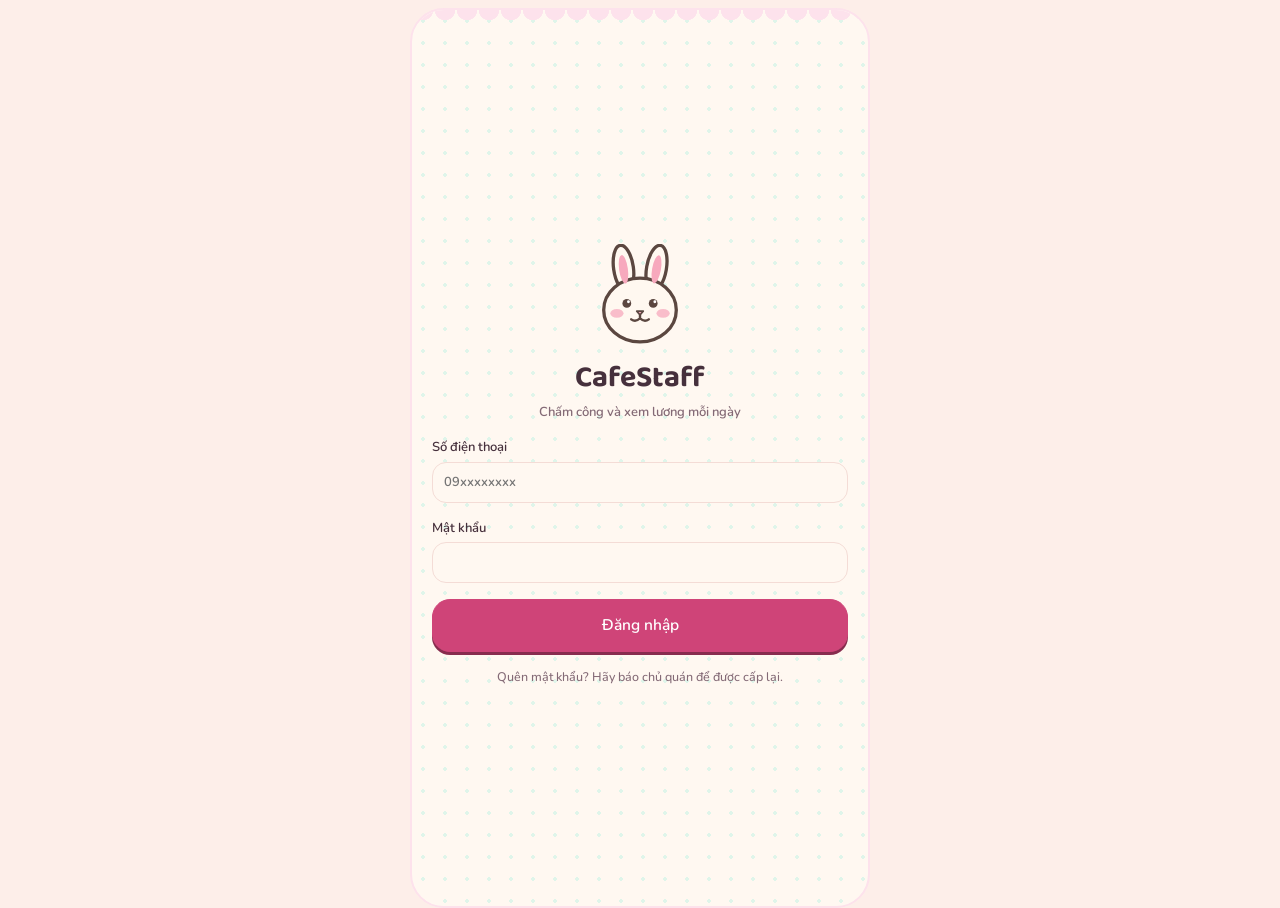
<file: index.html>
<!DOCTYPE html>
<html lang="vi">
  <head>
    <meta charset="UTF-8" />
    <meta name="viewport" content="width=device-width, initial-scale=1" />
    <meta name="theme-color" content="#cf4478" />
    <meta name="apple-mobile-web-app-capable" content="yes" />
    <meta name="apple-mobile-web-app-title" content="CafeStaff" />
    <link rel="apple-touch-icon" href="/icon-192.png" />
    <link rel="icon" type="image/png" href="/icon-192.png" />
    <link rel="preconnect" href="https://fonts.googleapis.com" />
    <link href="https://fonts.googleapis.com/css2?family=Nunito:wght@500;600;700;800&family=Baloo+2:wght@500;600;700;800&display=swap" rel="stylesheet" />
    <title>CafeStaff HRM</title>
    <script type="module" crossorigin src="/index-C-FO6PjM.js"></script>
    <link rel="stylesheet" crossorigin href="/index-BiDf2kBv.css">
  <link rel="manifest" href="/manifest.webmanifest"></head>
  <body>
    <div id="root"></div>
  </body>
</html>
</file>
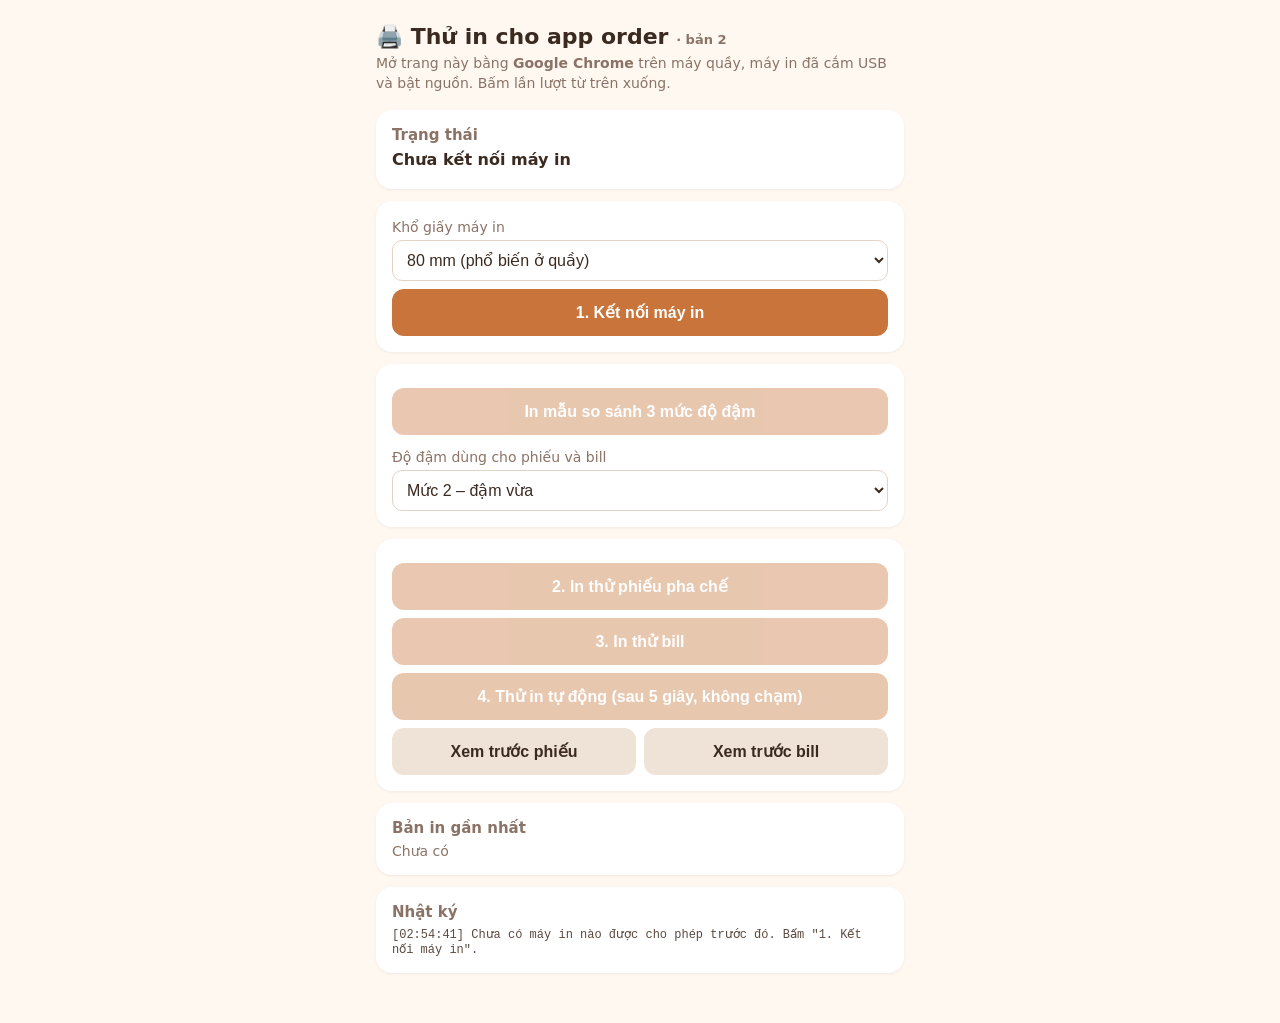
<file: thu-in.html>
<!DOCTYPE html>
<html lang="vi">
<head>
<meta charset="utf-8">
<meta name="viewport" content="width=device-width, initial-scale=1">
<title>Thử in – App order</title>
<style>
  :root { --bg:#fff8f0; --card:#fff; --ink:#3b2a20; --muted:#8a7366; --accent:#c8743a; --ok:#2f8f5b; --err:#c0392b; }
  * { box-sizing: border-box; }
  body { margin:0; font-family: system-ui, -apple-system, "Segoe UI", Roboto, sans-serif; background:var(--bg); color:var(--ink); }
  main { max-width:560px; margin:0 auto; padding:20px 16px 40px; }
  h1 { font-size:22px; margin:4px 0; }
  p.sub { margin:0 0 16px; color:var(--muted); font-size:14px; line-height:1.45; }
  .card { background:var(--card); border-radius:16px; padding:16px; margin-bottom:12px; box-shadow:0 1px 3px rgba(0,0,0,.06); }
  .card h2 { font-size:15px; margin:0 0 6px; color:var(--muted); font-weight:600; }
  .status { font-weight:700; font-size:16px; }
  .status.ok { color:var(--ok); } .status.err { color:var(--err); }
  #devinfo { font-size:13px; color:var(--muted); margin-top:4px; }
  button { display:block; width:100%; padding:14px; margin:8px 0 0; border:0; border-radius:12px; font-size:16px; font-weight:600; background:var(--accent); color:#fff; }
  button.secondary { background:#efe2d6; color:var(--ink); }
  button:disabled { opacity:.4; }
  label { font-size:14px; color:var(--muted); }
  select { width:100%; padding:10px; font-size:16px; border-radius:10px; border:1px solid #e3d3c5; margin-top:4px; background:#fff; color:var(--ink); }
  #log { font-family: ui-monospace, Menlo, Consolas, monospace; font-size:12px; white-space:pre-wrap; color:#5b4a40; max-height:260px; overflow:auto; margin:0; }
  #preview canvas { width:100%; border:1px dashed #d9c6b5; border-radius:8px; margin-top:8px; background:#fff; }
  .row2 { display:flex; gap:8px; } .row2 button { flex:1; }
</style>
</head>
<body>
<main>
  <h1>🖨️ Thử in cho app order <small style="font-size:13px;color:var(--muted)">· bản 2</small></h1>
  <p class="sub">Mở trang này bằng <b>Google Chrome</b> trên máy quầy, máy in đã cắm USB và bật nguồn. Bấm lần lượt từ trên xuống.</p>

  <div class="card">
    <h2>Trạng thái</h2>
    <div id="status" class="status">Đang kiểm tra…</div>
    <div id="devinfo"></div>
  </div>

  <div class="card">
    <label for="paper">Khổ giấy máy in</label>
    <select id="paper">
      <option value="576">80 mm (phổ biến ở quầy)</option>
      <option value="384">58 mm (máy in nhỏ)</option>
    </select>
    <button id="btnConnect">1. Kết nối máy in</button>
  </div>

  <div class="card">
    <button id="btnCompare" disabled>In mẫu so sánh 3 mức độ đậm</button>
    <div style="margin-top:12px"><label for="level">Độ đậm dùng cho phiếu và bill</label>
    <select id="level">
      <option value="0">Mức 1 – mảnh (như lần in đầu)</option>
      <option value="1" selected>Mức 2 – đậm vừa</option>
      <option value="2">Mức 3 – rất đậm</option>
    </select></div>
  </div>

  <div class="card">
    <button id="btnPhieu" disabled>2. In thử phiếu pha chế</button>
    <button id="btnBill" disabled>3. In thử bill</button>
    <button id="btnAuto" disabled>4. Thử in tự động (sau 5 giây, không chạm)</button>
    <div class="row2">
      <button id="prevPhieu" class="secondary">Xem trước phiếu</button>
      <button id="prevBill" class="secondary">Xem trước bill</button>
    </div>
  </div>

  <div class="card" id="preview"><h2>Bản in gần nhất</h2><div id="previewBox" style="color:var(--muted);font-size:14px">Chưa có</div></div>

  <div class="card">
    <h2>Nhật ký</h2>
    <pre id="log"></pre>
  </div>
</main>

<script>
const $ = s => document.querySelector(s);
let printer = null; // { device, ep, iface }

function log(msg) {
  const t = new Date().toLocaleTimeString('vi-VN', { hour12: false });
  $('#log').textContent = `[${t}] ${msg}\n` + $('#log').textContent;
}
function setStatus(text, cls) { const el = $('#status'); el.textContent = text; el.className = 'status ' + (cls || ''); }
function enablePrint(on) { ['#btnPhieu', '#btnBill', '#btnAuto', '#btnCompare'].forEach(id => $(id).disabled = !on); }
function hex(n) { return '0x' + n.toString(16).padStart(4, '0'); }
function vnd(n) { return n.toLocaleString('vi-VN'); }
function now() {
  const d = new Date(), p = n => String(n).padStart(2, '0');
  return `${p(d.getDate())}/${p(d.getMonth() + 1)}/${d.getFullYear()} ${p(d.getHours())}:${p(d.getMinutes())}`;
}

/* ---------- Kết nối USB ---------- */
async function openDevice(device) {
  await device.open();
  if (device.configuration === null) await device.selectConfiguration(1);
  let pick = null;
  for (const iface of device.configuration.interfaces) {
    for (const alt of iface.alternates) {
      const ep = alt.endpoints.find(e => e.direction === 'out' && e.type === 'bulk');
      if (!ep) continue;
      const cand = { iface: iface.interfaceNumber, alt: alt.alternateSetting, ep: ep.endpointNumber, cls: alt.interfaceClass };
      if (!pick || (cand.cls === 7 && pick.cls !== 7)) pick = cand; // ưu tiên lớp "máy in" (7)
    }
  }
  if (!pick) throw new Error('Không tìm thấy cổng gửi dữ liệu trên thiết bị này — có thể đây không phải máy in.');
  try { await device.claimInterface(pick.iface); }
  catch (e) { throw new Error('Không giữ được máy in. Có thể phần mềm bán hàng cũ đang dùng máy in — hãy tắt hẳn app đó rồi thử lại. (' + e.message + ')'); }
  if (pick.alt !== 0) await device.selectAlternateInterface(pick.iface, pick.alt);
  printer = { device, ep: pick.ep, iface: pick.iface };
  const name = [device.manufacturerName, device.productName].filter(Boolean).join(' ') || 'Máy in USB';
  const ids = `VID ${hex(device.vendorId)} · PID ${hex(device.productId)}`;
  setStatus('✅ Đã kết nối: ' + name, 'ok');
  $('#devinfo').textContent = ids + (pick.cls === 7 ? ' · nhận diện là máy in' : ` · lớp thiết bị ${pick.cls}`);
  log('Kết nối thành công: ' + name + ' (' + ids + ')');
  enablePrint(true);
}

async function send(bytes) {
  if (!printer) throw new Error('Chưa kết nối máy in.');
  const CHUNK = 4096;
  for (let i = 0; i < bytes.length; i += CHUNK) {
    const r = await printer.device.transferOut(printer.ep, bytes.subarray(i, i + CHUNK));
    if (r.status !== 'ok') throw new Error('Gửi dữ liệu lỗi: ' + r.status);
  }
}

/* ---------- Vẽ phiếu thành ảnh (để tiếng Việt luôn đúng dấu) ---------- */
function wrap(ctx, text, maxW) {
  const words = String(text).split(' '), lines = [];
  let cur = '';
  for (const w of words) {
    const t = cur ? cur + ' ' + w : w;
    if (!cur || ctx.measureText(t).width <= maxW) cur = t; else { lines.push(cur); cur = w; }
  }
  if (cur) lines.push(cur);
  return lines.length ? lines : [''];
}

/* Độ đậm: độ dày nét chữ, viền tô thêm quanh chữ, và ngưỡng đổi điểm xám thành chấm đen */
const LEVELS = [
  { normal: '400', bold: '700', stroke: 0,   thr: 150 }, // Mức 1: như bản đầu
  { normal: '600', bold: '800', stroke: 0.8, thr: 195 }, // Mức 2
  { normal: '700', bold: '900', stroke: 1.2, thr: 210 }, // Mức 3
];
function binarize(c, thr) {
  const ctx = c.getContext('2d'), im = ctx.getImageData(0, 0, c.width, c.height), d = im.data;
  for (let i = 0; i < d.length; i += 4) {
    const v = 0.299 * d[i] + 0.587 * d[i + 1] + 0.114 * d[i + 2] < thr ? 0 : 255;
    d[i] = d[i + 1] = d[i + 2] = v; d[i + 3] = 255;
  }
  ctx.putImageData(im, 0, 0);
}

function renderReceipt(blocks, levelIdx) {
  const L = LEVELS[levelIdx ?? parseInt($('#level').value, 10)];
  const W = parseInt($('#paper').value, 10);
  const s = W / 576, pad = Math.round(10 * s);
  const font = (size, bold) => `${bold ? L.bold : L.normal} ${Math.round(size * s)}px Roboto, "Noto Sans", Arial, sans-serif`;
  const c = document.createElement('canvas'), ctx = c.getContext('2d');
  const ops = [];
  let y = pad;
  for (const b of blocks) {
    if (b.type === 'gap') { y += Math.round((b.h || 12) * s); continue; }
    if (b.type === 'line') { ops.push({ type: 'line', y: y + Math.round(8 * s), dash: b.dash }); y += Math.round(18 * s); continue; }
    const size = b.size || 26, lh = Math.round(size * 1.35 * s), base = Math.round(lh * 0.76);
    const f = font(size, b.bold);
    ctx.font = f;
    const indent = Math.round((b.indent || 0) * s);
    if (b.type === 'row') {
      const rightW = ctx.measureText(b.right).width;
      const lines = wrap(ctx, b.left, W - 2 * pad - indent - rightW - Math.round(16 * s));
      lines.forEach((ln, i) => ops.push({ type: 'text', text: ln, x: pad + indent, y: y + lh * i + base, font: f, align: 'left' }));
      ops.push({ type: 'text', text: b.right, x: W - pad, y: y + base, font: f, align: 'right' });
      y += lh * lines.length;
      continue;
    }
    for (const ln of wrap(ctx, b.text, W - 2 * pad - indent)) {
      const x = b.align === 'center' ? W / 2 : b.align === 'right' ? W - pad : pad + indent;
      ops.push({ type: 'text', text: ln, x, y: y + base, font: f, align: b.align || 'left' });
      y += lh;
    }
  }
  y += pad;
  c.width = W; c.height = Math.ceil(y / 8) * 8;
  ctx.fillStyle = '#fff'; ctx.fillRect(0, 0, c.width, c.height);
  ctx.fillStyle = '#000'; ctx.strokeStyle = '#000';
  for (const o of ops) {
    if (o.type === 'line') {
      ctx.lineWidth = Math.max(2, Math.round(2 * s));
      ctx.setLineDash(o.dash ? [Math.round(8 * s), Math.round(6 * s)] : []);
      ctx.beginPath(); ctx.moveTo(pad, o.y); ctx.lineTo(W - pad, o.y); ctx.stroke();
    } else {
      ctx.font = o.font; ctx.textAlign = o.align; ctx.textBaseline = 'alphabetic';
      ctx.fillText(o.text, o.x, o.y);
      if (L.stroke > 0) {
        ctx.setLineDash([]); ctx.lineJoin = 'round';
        ctx.lineWidth = L.stroke * s; ctx.strokeText(o.text, o.x, o.y);
      }
    }
  }
  binarize(c, L.thr); // xem trước = đúng những chấm sẽ in ra
  return c;
}

/* Một dải giấy in 3 mức độ đậm nối nhau để so sánh */
function sampleBlocks(i) {
  return [
    { text: `MỨC ${i + 1}` + (i === 0 ? ' (như lần in đầu)' : ''), size: 30, bold: true, align: 'center' },
    { type: 'line' },
    { text: '2 × Trà sữa trân châu đường đen', size: 32, bold: true },
    { text: '+ Kem cheese', size: 28, indent: 40 },
    { text: '• 50% Đường · 70% Đá', size: 28, indent: 40 },
    { type: 'row', left: '1 × Trà đào cam sả', right: '35.000', size: 28 },
    { text: 'Thử dấu: ăằắẳẵặ âầấẩẫậ đ êềếểễệ ôồốổỗộ ơờớởỡợ ưừứửữự', size: 22 },
    { type: 'gap', h: 30 },
  ];
}
function compareCanvas() {
  const parts = [0, 1, 2].map(i => renderReceipt(sampleBlocks(i), i));
  const W = parts[0].width, H = parts.reduce((a, p) => a + p.height, 0);
  const c = document.createElement('canvas');
  c.width = W; c.height = Math.ceil(H / 8) * 8;
  const ctx = c.getContext('2d');
  ctx.fillStyle = '#fff'; ctx.fillRect(0, 0, W, c.height);
  let y = 0;
  for (const p of parts) { ctx.drawImage(p, 0, y); y += p.height; }
  return c;
}

/* Ảnh -> lệnh ESC/POS (in ảnh raster GS v 0), rồi đẩy giấy và cắt */
function canvasToEscPos(c) {
  const W = c.width, H = c.height, bpr = W / 8;
  const px = c.getContext('2d').getImageData(0, 0, W, H).data;
  const out = [0x1B, 0x40]; // ESC @ : khởi tạo máy in
  const BAND = 128;         // in từng dải 128 dòng cho máy in bộ nhớ nhỏ
  for (let y0 = 0; y0 < H; y0 += BAND) {
    const h = Math.min(BAND, H - y0);
    out.push(0x1D, 0x76, 0x30, 0x00, bpr & 0xFF, (bpr >> 8) & 0xFF, h & 0xFF, (h >> 8) & 0xFF);
    for (let y = y0; y < y0 + h; y++) {
      for (let bx = 0; bx < bpr; bx++) {
        let byte = 0;
        for (let bit = 0; bit < 8; bit++) {
          const i = (y * W + bx * 8 + bit) * 4;
          if (px[i] < 128) byte |= 0x80 >> bit; // ảnh đã được đổi sang đen/trắng lúc vẽ
        }
        out.push(byte);
      }
    }
  }
  out.push(0x1B, 0x64, 0x02);       // đẩy giấy 2 dòng
  out.push(0x1D, 0x56, 0x42, 0x00); // cắt giấy (máy không có dao cắt sẽ bỏ qua)
  return new Uint8Array(out);
}

/* ---------- Nội dung mẫu ---------- */
const ORDER = [
  { qty: 2, name: 'Nâu đá', price: 25000, opts: ['50% Đá'] },
  { qty: 1, name: 'Trà đào cam sả', price: 35000, opts: ['70% Đường'] },
  { qty: 1, name: 'Trà sữa trân châu đường đen', price: 35000, opts: ['50% Đường'], toppings: [{ name: 'Kem cheese', price: 10000 }] },
];

function phieuBlocks() {
  const b = [
    { text: 'PHIẾU PHA CHẾ', size: 40, bold: true, align: 'center' },
    { text: 'Đơn #023 · Bàn 5', size: 36, bold: true, align: 'center' },
    { text: now() + ' · Thu ngân', size: 24, align: 'center' },
    { type: 'line' },
  ];
  for (const it of ORDER) {
    b.push({ text: `${it.qty} × ${it.name}`, size: 32, bold: true });
    for (const t of it.toppings || []) b.push({ text: '+ ' + t.name, size: 28, indent: 40 });
    for (const o of it.opts || []) b.push({ text: '• ' + o, size: 28, indent: 40 });
    b.push({ type: 'gap', h: 6 });
  }
  b.push({ type: 'line', dash: true });
  b.push({ text: 'Ghi chú: Mang về', size: 28, bold: true });
  b.push({ type: 'gap', h: 10 });
  b.push({ text: 'Thử dấu: ăằắẳẵặ âầấẩẫậ đ êềếểễệ ôồốổỗộ ơờớởỡợ ưừứửữự', size: 22 });
  return b;
}

function billBlocks() {
  const b = [
    { text: 'AN COFFEE & TEA', size: 42, bold: true, align: 'center' },
    { text: 'Cơ sở Hải An – Hải Phòng', size: 24, align: 'center' },
    { type: 'line' },
    { text: 'HOÁ ĐƠN THANH TOÁN', size: 32, bold: true, align: 'center' },
    { text: 'Đơn #023 · Bàn 5 · ' + now(), size: 24, align: 'center' },
    { type: 'line', dash: true },
  ];
  let total = 0;
  for (const it of ORDER) {
    const line = it.qty * it.price; total += line;
    b.push({ type: 'row', left: `${it.qty} × ${it.name}`, right: vnd(line), size: 28 });
    for (const t of it.toppings || []) { total += t.price * it.qty; b.push({ type: 'row', left: '+ ' + t.name, right: vnd(t.price * it.qty), size: 24, indent: 36 }); }
  }
  b.push({ type: 'line' });
  b.push({ type: 'row', left: 'TỔNG CỘNG', right: vnd(total) + 'đ', size: 34, bold: true });
  b.push({ type: 'gap', h: 18 });
  b.push({ text: 'Cảm ơn quý khách – hẹn gặp lại!', size: 26, align: 'center' });
  return b;
}

/* ---------- Thao tác ---------- */
function showPreview(canvas) { const box = $('#previewBox'); box.innerHTML = ''; box.appendChild(canvas); }

async function doPrint(kind) {
  const canvas = kind === 'compare' ? compareCanvas() : renderReceipt(kind === 'bill' ? billBlocks() : phieuBlocks());
  showPreview(canvas);
  const bytes = canvasToEscPos(canvas);
  const t0 = performance.now();
  try {
    await send(bytes);
    log(`Đã gửi ${kind === 'bill' ? 'bill' : kind === 'compare' ? 'mẫu so sánh độ đậm' : 'phiếu pha chế'} (${(bytes.length / 1024).toFixed(1)} KB, ${Math.round(performance.now() - t0)} ms).`);
  } catch (e) { log('Lỗi khi in: ' + e.message); setStatus('Lỗi khi in — xem nhật ký', 'err'); }
}

function init() {
  $('#prevPhieu').onclick = () => showPreview(renderReceipt(phieuBlocks()));
  $('#prevBill').onclick = () => showPreview(renderReceipt(billBlocks()));

  if (!window.isSecureContext) { setStatus('Trang phải mở qua https:// (ví dụ GitHub Pages).', 'err'); $('#btnConnect').disabled = true; return; }
  if (!('usb' in navigator)) { setStatus('Trình duyệt này không hỗ trợ kết nối USB. Hãy mở bằng Google Chrome (bản mới).', 'err'); $('#btnConnect').disabled = true; return; }
  setStatus('Chưa kết nối máy in');

  $('#btnConnect').onclick = async () => {
    try { await openDevice(await navigator.usb.requestDevice({ filters: [] })); }
    catch (e) {
      if (e.name === 'NotFoundError') log('Chưa chọn thiết bị nào.');
      else { setStatus('Lỗi kết nối — xem nhật ký', 'err'); log('Lỗi: ' + e.message); }
    }
  };
  $('#btnCompare').onclick = () => doPrint('compare');
  $('#btnPhieu').onclick = () => doPrint('phieu');
  $('#btnBill').onclick = () => doPrint('bill');
  $('#btnAuto').onclick = () => {
    let n = 5;
    $('#btnAuto').disabled = true;
    const tick = setInterval(() => {
      n--;
      $('#btnAuto').textContent = n > 0 ? `Sẽ tự in sau ${n} giây…` : '4. Thử in tự động (sau 5 giây, không chạm)';
      if (n <= 0) { clearInterval(tick); $('#btnAuto').disabled = !printer; log('Thử in tự động (giống khi có đơn mới từ điện thoại)…'); doPrint('phieu'); }
    }, 1000);
  };

  navigator.usb.addEventListener('connect', e => {
    log('Máy in vừa được cắm vào.');
    if (!printer) openDevice(e.device).catch(err => log('Lỗi: ' + err.message));
  });
  navigator.usb.addEventListener('disconnect', e => {
    if (printer && e.device === printer.device) { printer = null; enablePrint(false); setStatus('Máy in đã bị rút hoặc tắt.', 'err'); log('Mất kết nối máy in.'); }
  });

  navigator.usb.getDevices().then(async devices => {
    if (!devices.length) { log('Chưa có máy in nào được cho phép trước đó. Bấm "1. Kết nối máy in".'); return; }
    log('Thấy máy in đã cho phép trước đó, đang tự kết nối lại…');
    try { await openDevice(devices[0]); log('→ Tự kết nối lại được khi mở trang: app order sẽ in mà không cần bấm gì.'); }
    catch (e) { log('Tự kết nối lại thất bại: ' + e.message); }
  });
}
init();
</script>
</body>
</html>
</file>
<file: index-BiDf2kBv.css>
*,:before,:after{--tw-border-spacing-x:0;--tw-border-spacing-y:0;--tw-translate-x:0;--tw-translate-y:0;--tw-rotate:0;--tw-skew-x:0;--tw-skew-y:0;--tw-scale-x:1;--tw-scale-y:1;--tw-pan-x: ;--tw-pan-y: ;--tw-pinch-zoom: ;--tw-scroll-snap-strictness:proximity;--tw-gradient-from-position: ;--tw-gradient-via-position: ;--tw-gradient-to-position: ;--tw-ordinal: ;--tw-slashed-zero: ;--tw-numeric-figure: ;--tw-numeric-spacing: ;--tw-numeric-fraction: ;--tw-ring-inset: ;--tw-ring-offset-width:0px;--tw-ring-offset-color:#fff;--tw-ring-color:rgb(59 130 246 / .5);--tw-ring-offset-shadow:0 0 #0000;--tw-ring-shadow:0 0 #0000;--tw-shadow:0 0 #0000;--tw-shadow-colored:0 0 #0000;--tw-blur: ;--tw-brightness: ;--tw-contrast: ;--tw-grayscale: ;--tw-hue-rotate: ;--tw-invert: ;--tw-saturate: ;--tw-sepia: ;--tw-drop-shadow: ;--tw-backdrop-blur: ;--tw-backdrop-brightness: ;--tw-backdrop-contrast: ;--tw-backdrop-grayscale: ;--tw-backdrop-hue-rotate: ;--tw-backdrop-invert: ;--tw-backdrop-opacity: ;--tw-backdrop-saturate: ;--tw-backdrop-sepia: ;--tw-contain-size: ;--tw-contain-layout: ;--tw-contain-paint: ;--tw-contain-style: }::backdrop{--tw-border-spacing-x:0;--tw-border-spacing-y:0;--tw-translate-x:0;--tw-translate-y:0;--tw-rotate:0;--tw-skew-x:0;--tw-skew-y:0;--tw-scale-x:1;--tw-scale-y:1;--tw-pan-x: ;--tw-pan-y: ;--tw-pinch-zoom: ;--tw-scroll-snap-strictness:proximity;--tw-gradient-from-position: ;--tw-gradient-via-position: ;--tw-gradient-to-position: ;--tw-ordinal: ;--tw-slashed-zero: ;--tw-numeric-figure: ;--tw-numeric-spacing: ;--tw-numeric-fraction: ;--tw-ring-inset: ;--tw-ring-offset-width:0px;--tw-ring-offset-color:#fff;--tw-ring-color:rgb(59 130 246 / .5);--tw-ring-offset-shadow:0 0 #0000;--tw-ring-shadow:0 0 #0000;--tw-shadow:0 0 #0000;--tw-shadow-colored:0 0 #0000;--tw-blur: ;--tw-brightness: ;--tw-contrast: ;--tw-grayscale: ;--tw-hue-rotate: ;--tw-invert: ;--tw-saturate: ;--tw-sepia: ;--tw-drop-shadow: ;--tw-backdrop-blur: ;--tw-backdrop-brightness: ;--tw-backdrop-contrast: ;--tw-backdrop-grayscale: ;--tw-backdrop-hue-rotate: ;--tw-backdrop-invert: ;--tw-backdrop-opacity: ;--tw-backdrop-saturate: ;--tw-backdrop-sepia: ;--tw-contain-size: ;--tw-contain-layout: ;--tw-contain-paint: ;--tw-contain-style: }.visible{visibility:visible}.block{display:block}.flex{display:flex}.table{display:table}.grid{display:grid}.contents{display:contents}.hidden{display:none}.shrink{flex-shrink:1}.transform{transform:translate(var(--tw-translate-x),var(--tw-translate-y)) rotate(var(--tw-rotate)) skew(var(--tw-skew-x)) skewY(var(--tw-skew-y)) scaleX(var(--tw-scale-x)) scaleY(var(--tw-scale-y))}.filter{filter:var(--tw-blur) var(--tw-brightness) var(--tw-contrast) var(--tw-grayscale) var(--tw-hue-rotate) var(--tw-invert) var(--tw-saturate) var(--tw-sepia) var(--tw-drop-shadow)}:root{--bg:#fdeee9;--surface:#ffffff;--sunk:#fff8f1;--ink:#46303c;--muted:#846a76;--line:#f4dcd6;--accent:#cf4478;--accent-ink:#ffffff;--accent-soft:#fde2ec;--ok:#23763a;--ok-soft:#dff2e3;--warn:#a85408;--warn-soft:#fdebc9;--bad:#b3261e;--bad-soft:#fbe1de;--display:"Baloo 2","Nunito",system-ui,sans-serif;--body:"Nunito","Be Vietnam Pro",system-ui,-apple-system,"Segoe UI",sans-serif;--r:24px;--petal:#8ed8b9;--petal-soft:#dff5ea;--t1:#dcf2e6;--t2:#fde6ec;--t3:#fff0c9;--t4:#e0edfb}@media (prefers-color-scheme: dark){:root:not([data-theme=light]){color-scheme:dark;--bg:#1c1418;--surface:#2b1f26;--sunk:#231a20;--ink:#fbeaf1;--muted:#c7a9b6;--line:#47343e;--accent:#ff8fb5;--accent-ink:#3d0d21;--accent-soft:#4b2435;--ok:#7fcf92;--ok-soft:#163021;--warn:#f0b35e;--warn-soft:#3a2a11;--bad:#f39088;--bad-soft:#3d1b18;--petal:#6dbf9e;--petal-soft:#1f3a30;--t1:#17352a;--t2:#3a2229;--t3:#3a3013;--t4:#1b2b3f}}:root[data-theme=dark]{color-scheme:dark;--bg:#1c1418;--surface:#2b1f26;--sunk:#231a20;--ink:#fbeaf1;--muted:#c7a9b6;--line:#47343e;--accent:#ff8fb5;--accent-ink:#3d0d21;--accent-soft:#4b2435;--ok:#7fcf92;--ok-soft:#163021;--warn:#f0b35e;--warn-soft:#3a2a11;--bad:#f39088;--bad-soft:#3d1b18;--petal:#6dbf9e;--petal-soft:#1f3a30;--t1:#17352a;--t2:#3a2229;--t3:#3a3013;--t4:#1b2b3f}*{box-sizing:border-box}html,body{margin:0}body{background:var(--bg);color:var(--ink);font-family:var(--body);font-size:15.5px;font-weight:500;line-height:1.45;-webkit-font-smoothing:antialiased}button,input,select,textarea{font:inherit;color:inherit}button{cursor:pointer}:focus-visible{outline:3px solid var(--accent);outline-offset:2px}h1,h2,h3,p{margin:0}h1,h2,h3{text-wrap:balance}.num{font-family:var(--display);font-variant-numeric:tabular-nums}.seg{display:flex;background:var(--surface);border:1px solid var(--line);border-radius:12px;padding:3px;gap:2px;flex:1;min-width:0}.seg button{flex:1;border:0;background:transparent;border-radius:9px;padding:7px 6px;font-size:13px;font-weight:600;color:var(--muted);white-space:nowrap}.seg button[aria-pressed=true]{background:var(--accent);color:var(--accent-ink)}.chipbtn{border:1px solid var(--line);background:var(--surface);border-radius:999px;padding:6px 11px;font-size:12.5px;font-weight:600}.chipbtn.on{border-color:var(--bad);color:var(--bad);background:var(--bad-soft)}.app{max-width:460px;margin:8px auto 24px;background:var(--sunk);border:1px solid var(--line);border-radius:28px;min-height:720px;display:flex;flex-direction:column;overflow:clip}@media (max-width:480px){.app{border-radius:0;border-left:0;border-right:0;margin-bottom:0}}.view{flex:1;padding:18px 16px 20px;display:flex;flex-direction:column;gap:14px}.nav{position:sticky;bottom:0;display:grid;grid-template-columns:repeat(5,1fr);background:var(--surface);border-top:1px solid var(--line);padding:6px 4px 8px}.nav button{border:0;background:transparent;display:flex;flex-direction:column;align-items:center;gap:2px;padding:6px 2px;font-size:11px;font-weight:600;color:var(--muted);border-radius:10px;position:relative}.nav button[aria-current=page]{color:var(--accent)}.nav svg,.ic{width:22px;height:22px;fill:none;stroke:currentColor;stroke-width:1.8;stroke-linecap:round;stroke-linejoin:round;flex:none}.badge{position:absolute;top:2px;right:calc(50% - 20px);background:var(--bad);color:#fff;border-radius:999px;font-size:10px;min-width:16px;height:16px;line-height:16px;padding:0 4px}.top{display:flex;justify-content:space-between;align-items:flex-start;gap:12px}.top h1{font-family:var(--display);font-size:21px;font-weight:600;line-height:1.2}.sub{color:var(--muted);font-size:13px}.clock{font-size:26px;font-weight:600;line-height:1}.card{background:var(--surface);border:1px solid var(--line);border-radius:var(--r);padding:14px}.card h2,.sec{font-size:13px;font-weight:700;letter-spacing:.02em;color:var(--muted);text-transform:uppercase}.stack{display:flex;flex-direction:column;gap:10px}.between{display:flex;justify-content:space-between;align-items:center;gap:10px}.wrap{display:flex;flex-wrap:wrap;gap:6px;align-items:center}.pill{display:inline-flex;align-items:center;gap:5px;border-radius:999px;padding:3px 9px;font-size:12px;font-weight:600;background:var(--sunk);color:var(--muted);border:1px solid var(--line);white-space:nowrap}.pill.ok{background:var(--ok-soft);color:var(--ok);border-color:transparent}.pill.warn{background:var(--warn-soft);color:var(--warn);border-color:transparent}.pill.bad{background:var(--bad-soft);color:var(--bad);border-color:transparent}.pill.acc{background:var(--accent-soft);color:var(--accent);border-color:transparent}.pill.ok:before,.pill.warn:before,.pill.bad:before{content:"";width:6px;height:6px;border-radius:50%;background:currentColor}.today{background:var(--accent);color:var(--accent-ink);border:0;border-radius:28px;padding:16px;display:flex;flex-direction:column;gap:14px}.today .lbl{opacity:.8;font-size:12.5px;font-weight:600;text-transform:uppercase;letter-spacing:.03em}.today .shift{font-family:var(--display);font-size:22px;font-weight:600}.today .state{background:color-mix(in srgb,var(--accent-ink) 16%,transparent);border-radius:999px;padding:4px 10px;font-size:12.5px;font-weight:600}.punch{width:100%;border:0;border-radius:26px;padding:20px 12px;background:var(--accent-ink);color:var(--accent);font-family:var(--display);font-size:22px;font-weight:700;letter-spacing:.04em;display:flex;flex-direction:column;align-items:center;gap:2px;box-shadow:0 6px 0 var(--petal)}.punch:active{transform:translateY(3px);box-shadow:0 3px 0 var(--petal)}.punch small{font-family:var(--body);font-size:12.5px;font-weight:500;letter-spacing:0;opacity:.85}.punch.out{background:var(--warn-soft);color:var(--warn)}.punch[disabled]{opacity:.55;cursor:default;box-shadow:none}.today .foot{display:flex;justify-content:space-between;font-size:13px;gap:8px;flex-wrap:wrap}.tiles{display:grid;grid-template-columns:1fr 1fr;gap:10px}.tile{background:var(--surface);border:1px solid var(--line);border-radius:var(--r);padding:12px;display:flex;flex-direction:column;gap:2px}.tile b{font-family:var(--display);font-variant-numeric:tabular-nums;font-size:20px;font-weight:600}.tile span{font-size:12.5px;color:var(--muted)}.tile.alert b{color:var(--warn)}.list{display:flex;flex-direction:column}.item{display:flex;justify-content:space-between;align-items:center;gap:10px;padding:11px 0;border-top:1px solid var(--line)}.item:first-child{border-top:0;padding-top:2px}.item:last-child{padding-bottom:2px}.item .t{font-weight:600}.item .d{font-size:12.5px;color:var(--muted)}.item>div:first-child{min-width:0}.datebox{width:46px;flex:none;text-align:center;background:var(--sunk);border:1px solid var(--line);border-radius:12px;padding:5px 0;line-height:1.15}.datebox b{display:block;font-family:var(--display);font-size:17px}.datebox span{font-size:10.5px;color:var(--muted);font-weight:600}.lead{display:flex;gap:11px;align-items:center;min-width:0}.days{display:grid;grid-template-columns:repeat(7,1fr);gap:5px}.days button{border:1px solid var(--line);background:var(--surface);border-radius:12px;padding:7px 0;display:flex;flex-direction:column;align-items:center;gap:1px;font-size:11px;color:var(--muted);font-weight:600;position:relative}.days button b{font-family:var(--display);font-size:16px;color:var(--ink)}.days button[aria-pressed=true]{background:var(--accent);border-color:var(--accent);color:var(--accent-ink)}.days button[aria-pressed=true] b{color:var(--accent-ink)}.days i{width:5px;height:5px;border-radius:50%;background:var(--accent)}.days button[aria-pressed=true] i{background:var(--accent-ink)}.days i.none{background:transparent}.btn{border:1px solid var(--line);background:var(--surface);border-radius:11px;padding:8px 12px;font-weight:600;font-size:13.5px}.btn.pri{background:var(--accent);border-color:var(--accent);color:var(--accent-ink)}.btn.no{color:var(--bad)}.btn.block{width:100%;padding:12px}.btn.sm{padding:5px 9px;font-size:12.5px}.btn[disabled]{opacity:.5;cursor:default}.empty{color:var(--muted);font-size:13.5px;padding:6px 0}.note{font-size:12.5px;color:var(--muted)}.banner{border-radius:12px;padding:10px 12px;font-size:13.5px;background:var(--warn-soft);color:var(--warn);font-weight:500}.banner.bad{background:var(--bad-soft);color:var(--bad)}.banner.ok{background:var(--ok-soft);color:var(--ok)}.kv{display:flex;justify-content:space-between;gap:12px;padding:8px 0;border-top:1px solid var(--line);font-size:14px}.kv:first-of-type{border-top:0}.kv b{font-variant-numeric:tabular-nums;font-weight:600;text-align:right}.total{display:flex;justify-content:space-between;align-items:baseline;border-top:2px solid var(--ink);padding-top:10px;margin-top:4px}.total b{font-family:var(--display);font-size:24px;font-variant-numeric:tabular-nums}.tw{overflow-x:auto}table{border-collapse:collapse;width:100%;font-size:13px;font-variant-numeric:tabular-nums}th,td{padding:8px;text-align:right;border-top:1px solid var(--line);white-space:nowrap}th{font-size:11.5px;text-transform:uppercase;color:var(--muted);border-top:0}th:first-child,td:first-child{text-align:left;padding-left:0}tfoot td{font-weight:700;border-top:2px solid var(--ink)}.avatar{width:38px;height:38px;border-radius:50%;background:var(--accent-soft);color:var(--accent);display:grid;place-items:center;font-family:var(--display);font-weight:600;flex:none}.avatar.lg{width:56px;height:56px;font-size:20px}.scrim{position:fixed;top:0;right:0;bottom:0;left:0;background:#080e0c8c;display:flex;align-items:flex-end;justify-content:center;z-index:20}.sheet{background:var(--surface);width:100%;max-width:460px;border-radius:22px 22px 0 0;padding:18px 16px 22px;display:flex;flex-direction:column;gap:12px;max-height:88vh;overflow:auto}.sheet h3{font-family:var(--display);font-size:18px;font-weight:600}label{display:flex;flex-direction:column;gap:5px;font-size:13px;font-weight:600}input,select,textarea{background:var(--sunk);border:1px solid var(--line);border-radius:11px;padding:10px 11px;width:100%}textarea{min-height:72px;resize:vertical}.two{display:grid;grid-template-columns:1fr 1fr;gap:10px}.toast{position:fixed;left:50%;bottom:86px;transform:translate(-50%);background:var(--ink);color:var(--bg);padding:11px 16px;border-radius:14px;font-size:14px;font-weight:500;z-index:30;max-width:min(420px,calc(100vw - 32px));text-align:center;box-shadow:0 8px 24px #00000040}.switch{width:46px;height:28px;border-radius:999px;border:1px solid var(--line);background:var(--sunk);position:relative;flex:none;padding:0}.switch:after{content:"";position:absolute;top:3px;left:3px;width:20px;height:20px;border-radius:50%;background:var(--muted);transition:transform .15s}.switch[aria-checked=true]{background:var(--accent);border-color:var(--accent)}.switch[aria-checked=true]:after{transform:translate(18px);background:var(--accent-ink)}.days.big button{padding:11px 0;font-size:12.5px}.days.big button b{font-size:20px}.slot{background:var(--surface);border:1px solid var(--line);border-radius:var(--r);padding:14px;display:flex;flex-direction:column;gap:10px;cursor:pointer}.slot .sn{font-size:15.5px;font-weight:600}.slot .st{font-family:var(--display);font-variant-numeric:tabular-nums;font-size:20px;font-weight:600}.slot .plus{flex:none;border-radius:12px;background:var(--accent);color:var(--accent-ink);font-weight:700;font-size:14.5px;padding:11px 14px;white-space:nowrap}.slot .pill{font-size:14px;padding:5px 11px}.pick{display:flex;align-items:center;gap:12px;padding:11px 12px;border:2px solid var(--line);border-radius:14px;background:var(--surface);text-align:left;font-size:16.5px;min-height:62px;width:100%}.pick .pn{flex:1;display:flex;flex-direction:column;min-width:0}.pick small{font-size:13px;color:var(--muted);font-weight:400}.pick .tick{font-size:13.5px;font-weight:700;color:var(--muted);white-space:nowrap}.pick.on{border-color:var(--accent);background:var(--accent-soft)}.pick.on .tick{color:var(--accent)}.pick[disabled]{opacity:.5;cursor:default}.btn.big{padding:14px;font-size:15.5px}.app{background-color:var(--sunk);background-image:radial-gradient(var(--petal-soft) 1.6px,transparent 1.8px);background-size:22px 22px;border:2px solid var(--line);border-radius:34px}.top h1{font-size:25px;font-weight:700}.card,.tile,.slot{border-width:1.5px;box-shadow:0 4px 0 var(--line)}.card h2,.sec{text-transform:none;letter-spacing:0;font-family:var(--display);font-size:17px;font-weight:700;color:var(--ink);display:flex;align-items:center;gap:6px}.card h2:before,.sec:before{content:"✿";color:var(--accent);font-size:16px}.tiles .tile:nth-child(4n+1){background:var(--t1)}.tiles .tile:nth-child(4n+2){background:var(--t2)}.tiles .tile:nth-child(4n+3){background:var(--t3)}.tiles .tile:nth-child(4n+4){background:var(--t4)}.tile{border-color:transparent;box-shadow:none;padding:13px 14px}.tile b{font-size:22px;font-weight:700}.tile span{color:var(--ink);opacity:.72}.btn{border-radius:999px;border-width:1.5px;padding:8px 14px;white-space:nowrap;box-shadow:0 3px 0 var(--line);transition:transform .08s}.btn.pri{box-shadow:0 3px color-mix(in srgb,var(--accent) 65%,#000)}.btn:active,.pick:active,.days button:active,.nav button:active,.chipbtn:active{transform:translateY(2px) scale(.98)}.btn[disabled]{box-shadow:none}.btn.block,.btn.big{border-radius:18px;white-space:normal}.pill{padding:4px 10px;font-weight:700}.avatar{border:2px solid var(--petal);background:var(--petal-soft);color:var(--ink)}.datebox{border-radius:14px;overflow:hidden;padding:0 0 4px;border-width:1.5px;background:var(--surface)}.datebox span{display:block;background:var(--petal);color:#143d2c;padding:2px 0;margin-bottom:2px}.days button{border-radius:16px;border-width:1.5px;box-shadow:0 3px 0 var(--line)}.days button[aria-pressed=true]{box-shadow:0 3px 0 var(--petal)}.days i{background:var(--petal)}.nav{border-top:2px solid var(--line);border-radius:22px 22px 0 0;padding:8px 6px 10px;gap:2px}.nav button{border-radius:16px;padding:7px 2px;transition:transform .08s}.nav button[aria-current=page]{background:var(--accent-soft)}.nav button[aria-current=page] svg{animation:hop .4s ease-out}.badge{background:var(--petal);color:#143d2c;font-weight:700}.seg{border-radius:999px;border-width:1.5px}.seg button{border-radius:999px}.chipbtn{border-width:1.5px;box-shadow:0 2px 0 var(--line)}input,select,textarea{border-radius:14px;border-width:1.5px}input:focus-visible,select:focus-visible,textarea:focus-visible{outline-color:var(--petal)}.sheet{border-radius:32px 32px 0 0;border-top:3px solid var(--petal)}.sheet:before{content:"";width:44px;height:5px;border-radius:99px;background:var(--line);align-self:center;margin-top:-6px;flex:none}.sheet h3{font-size:21px;font-weight:700}.toast{border-radius:999px;border:2px solid var(--petal);padding:11px 20px}.banner{border-radius:18px}.slot{border-radius:var(--r)}.slot .plus{border-radius:999px;box-shadow:0 3px color-mix(in srgb,var(--accent) 65%,#000)}.pick{border-radius:20px}.pick.on{border-color:var(--petal);background:var(--petal-soft)}.pick.on .tick{color:var(--ink)}.empty:before{content:"🌱 "}.total{border-top:2px dashed var(--petal)}.switch[aria-checked=true]{background:var(--petal);border-color:var(--petal)}.switch[aria-checked=true]:after{background:#fff}.today{box-shadow:0 5px color-mix(in srgb,var(--accent) 65%,#000);position:relative}.punch:before{content:"🌸";font-size:20px;line-height:1}.punch.out:before{content:"🌙"}.punch[disabled]:before{content:"💤"}.hello{display:flex;gap:10px;align-items:center}@keyframes hop{0%{transform:translateY(0)}45%{transform:translateY(-5px)}to{transform:translateY(0)}}@media (max-width:480px){.app{border-radius:0;border-left:0;border-right:0}}.app{position:relative;border-color:var(--accent-soft)}.app:before{content:"";display:block;height:14px;flex:none;background:radial-gradient(circle at 11px 0,var(--accent-soft) 10px,transparent 10.5px) 0 0/22px 14px repeat-x}.nav button[aria-current=page]:after{content:"🐾";font-size:9px;line-height:1;position:absolute;top:3px;right:calc(50% - 24px)}.bubble{background:var(--accent-ink);color:var(--accent);border-radius:18px;padding:9px 14px;font-weight:700;font-size:14px;position:relative;align-self:flex-end;max-width:100%}.bubble:before{content:"";position:absolute;top:-7px;right:30px;width:14px;height:14px;background:inherit;transform:rotate(45deg);border-radius:3px}.sleepy{display:flex;flex-direction:column;align-items:center;gap:6px;text-align:center;padding:10px 0;font-weight:700}.sleepy span{font-weight:500;color:var(--muted);font-size:13.5px}.tile{position:relative;overflow:hidden}.tile:after{content:"✿";position:absolute;right:-6px;bottom:-16px;font-size:54px;line-height:1;color:var(--surface);opacity:.55}.item .t,.slot .sn,.pick b{font-weight:700}.sub{font-weight:600}.mascot{flex:none;display:block}.today .mascot{animation:bob 2.6s ease-in-out infinite}.fx{position:fixed;top:0;right:0;bottom:0;left:0;z-index:40;overflow:hidden;display:grid;place-items:center;background:#080e0c47;cursor:pointer}.fx .bit{position:absolute;top:-8vh;font-size:var(--s);left:var(--x);animation:fall var(--d) linear var(--w) both}.fx .hi{background:var(--surface);color:var(--ink);border:3px solid var(--accent);border-radius:32px;padding:18px 26px 20px;display:flex;flex-direction:column;align-items:center;gap:4px;text-align:center;max-width:300px;box-shadow:0 14px 40px #00000040;animation:pop .55s cubic-bezier(.3,1.6,.5,1) both}.fx .hi b{font-family:var(--display);font-size:23px;font-weight:700;line-height:1.2}.fx .hi span{font-size:14px;color:var(--muted)}.fx .hi .mascot{animation:wig 1s ease-in-out .5s 2}@keyframes fall{0%{transform:translate(0) rotate(0)}to{transform:translate(var(--sw),118vh) rotate(var(--rot))}}@keyframes pop{0%{transform:scale(.3);opacity:0}to{transform:scale(1);opacity:1}}@keyframes wig{0%,to{transform:rotate(0)}25%{transform:rotate(-7deg)}75%{transform:rotate(7deg)}}@keyframes bob{0%,to{transform:translateY(0)}50%{transform:translateY(-4px)}}.hero{position:relative;margin:-32px -16px 0;padding:34px 20px 76px;min-height:262px;overflow:hidden;border-radius:0 0 34px 34px;color:#3d2733;isolation:isolate}.view>.btn~.hero{margin-top:0;border-radius:30px}.hero.toi{color:#fff}.hero .scene{position:absolute;top:0;right:0;bottom:0;left:0;width:100%;height:100%;z-index:-1}.hero .hi-t{font-weight:800;font-size:15px}.hero .when{font-size:13px;font-weight:700;opacity:.85}.hero h1{font-family:var(--display);font-size:32px;font-weight:800;line-height:1.05;margin:2px 0 8px}.hero-pill{background:#fff9;color:#3d2733;border-radius:999px;padding:4px 11px;font-size:12.5px;font-weight:800}.hero.toi .hero-pill{background:#ffffff2e;color:#fff}.hero-say{margin-top:10px;font-weight:800;font-size:14px;max-width:60%}.hero>.mascot{position:absolute;right:16px;bottom:30px;animation:bob 2.6s ease-in-out infinite}.tw{animation:tw 2.4s ease-in-out infinite}@keyframes tw{0%,to{opacity:.3}50%{opacity:1}}.ccard{position:relative;z-index:2;margin-top:-62px;display:flex;align-items:center;gap:14px;width:100%;border:0;border-radius:26px;padding:16px;color:#fff;text-align:left;background:linear-gradient(115deg,#e0558a,#a06ee0);box-shadow:0 6px #8a4cbd,0 16px 30px #823c9638;transition:transform .08s}.ccard.out{background:linear-gradient(115deg,#f0816a,#f5b45c);box-shadow:0 6px #c4673c,0 16px 30px #c86e3c38}.ccard.done{background:linear-gradient(115deg,#b4a3d4,#d9c6e8);box-shadow:0 6px #9784bb;cursor:default}.ccard:not([disabled]):active{transform:translateY(3px)}.cc-ic{width:66px;height:66px;border-radius:20px;background:#ffffff3d;display:grid;place-items:center;flex:none;position:relative}.cc-ic:before{content:"";position:absolute;top:6px;right:6px;bottom:6px;left:6px;border:2.5px dashed rgba(255,255,255,.75);border-radius:15px}.cc-tx{flex:1;display:flex;flex-direction:column;gap:2px;min-width:0}.cc-tx b{font-family:var(--display);font-size:26px;font-weight:800;line-height:1.1}.cc-tx small{font-size:13.5px;font-weight:700;opacity:.95}.cc-tx .cc-hint{font-weight:600;opacity:.85}.cc-go{font-size:30px;font-weight:800;opacity:.85;line-height:1}.ftiles{display:grid;grid-template-columns:1fr 1fr;gap:12px}.ftile{background:var(--surface);border:1.5px solid var(--line);border-radius:22px;padding:14px;display:flex;flex-direction:column;align-items:flex-start;gap:3px;text-align:left;box-shadow:0 4px 0 var(--line);min-height:128px;transition:transform .08s}.ftile:active{transform:translateY(2px)}.ftile svg{width:44px;height:44px;margin-bottom:6px}.ftile b{font-family:var(--display);font-size:17px;font-weight:800;line-height:1.2}.ftile b small{font-family:var(--body);font-size:12px;color:var(--muted);font-weight:700}.ftile small{color:var(--muted);font-size:13px;font-weight:600}.ftile .amt{font-family:var(--display);font-size:18px;font-weight:800;color:var(--accent);font-variant-numeric:tabular-nums}.linkbtn{border:0;background:none;color:var(--accent);font-weight:800;font-size:14px;padding:4px 0}button.item{width:100%;background:none;border:0;border-top:1px solid var(--line);text-align:left;font:inherit;color:inherit}button.item:first-child{border-top:0}button.item .lead>span:last-child{display:flex;flex-direction:column;min-width:0}.tdot{width:40px;height:40px;border-radius:14px;display:grid;place-items:center;font-size:19px;flex:none}@media (prefers-reduced-motion:reduce){.tw,.hero>.mascot{animation:none}}.nav:empty{display:none}.missed{border-color:var(--bad);border-width:2px}.back{align-self:flex-start;border:1.5px solid var(--line);background:var(--surface);border-radius:999px;padding:8px 16px 8px 12px;font-weight:800;font-size:15px;color:var(--accent);box-shadow:0 3px 0 var(--line)}.back:active{transform:translateY(2px)}.newc{background:var(--accent);color:#fff;border-radius:999px;padding:1px 8px;font-weight:800}.view>.btn~.back{margin-top:-4px}.wkbar{display:flex;align-items:center;gap:10px}.wkbar .btn{width:44px;height:44px;padding:0;font-size:22px;flex:none}.wkmid{flex:1;text-align:center;display:flex;flex-direction:column}.wkmid b{font-family:var(--display);font-size:19px;font-weight:800}.wkmid small{color:var(--muted);font-weight:700;font-size:13px}.swipe{display:flex;flex-direction:column;gap:12px;touch-action:pan-y;-webkit-user-select:none;-moz-user-select:none;user-select:none}.swipe.from-r{animation:fromR .26s ease-out}.swipe.from-l{animation:fromL .26s ease-out}@keyframes fromR{0%{transform:translate(48px);opacity:0}to{transform:none;opacity:1}}@keyframes fromL{0%{transform:translate(-48px);opacity:0}to{transform:none;opacity:1}}.days.wk button.today:not([aria-pressed=true]){border-color:var(--accent)}.days.wk button.today:not([aria-pressed=true]) span{color:var(--accent)}.swipe-hint{text-align:center;font-size:12.5px;color:var(--muted);font-weight:700;margin-top:-4px}.shiftrow{display:flex;flex-direction:column;gap:8px;padding:10px 0;border-top:1px solid var(--line)}.shiftrow:first-of-type{border-top:0;padding-top:2px}button.item.sel{background:var(--accent-soft);border-radius:14px;padding-left:8px;padding-right:8px}@media (prefers-reduced-motion:reduce){.swipe.from-r,.swipe.from-l{animation:none}}.days button em{font-style:normal;font-size:10.5px;font-weight:700;color:var(--muted)}.days button[aria-pressed=true] em{color:var(--accent-ink);opacity:.9}.pickdays button[disabled]{opacity:.4;cursor:default;box-shadow:none}.slot.ro{cursor:default;opacity:.8;box-shadow:none}.cpy{display:block;font-family:var(--body);font-size:12.5px;font-weight:700;color:var(--muted);margin-top:2px}.srcbox{background:var(--accent-soft);border-radius:18px;padding:12px 14px;display:flex;flex-direction:column;gap:2px}.srcbox b{font-family:var(--display);font-size:19px;font-weight:800}.srcbox small{font-size:13px;font-weight:700;color:var(--muted)}.chev{font-size:22px;font-weight:800;color:var(--muted);line-height:1}.view>.seg,.sheet .seg{flex:none}.seg2{display:grid;grid-template-columns:1fr 1fr;border-radius:18px;gap:4px}.seg2 button{border-radius:14px;white-space:normal;padding:9px 6px}.nav.n3{grid-template-columns:repeat(3,1fr);padding-left:28px;padding-right:28px}@media (prefers-reduced-motion:reduce){.nav button[aria-current=page] svg{animation:none}.fx .bit{display:none}.fx .hi,.fx .hi .mascot,.today .mascot{animation:none}*{transition:none!important}}html,body,#root{height:100%}.app{min-height:100%}.login{flex:1;display:flex;flex-direction:column;justify-content:center;gap:16px;padding:28px 20px}.login h1{font-family:var(--display);font-size:30px;font-weight:700;line-height:1.1;text-align:center}.center{display:flex;flex-direction:column;align-items:center;text-align:center;gap:8px}.update{margin:12px 16px 0;background:var(--surface);border:2px solid var(--accent);border-radius:18px;padding:8px 10px 8px 16px;display:flex;gap:10px;align-items:center;justify-content:space-between;font-weight:700;font-size:14px}.update>span{display:flex;gap:8px;align-items:center}.dot{width:9px;height:9px;border-radius:50%;background:var(--accent);flex:none}.item.unread .t,.item.unread>div>div:first-child{font-weight:700}.spin{color:var(--muted);text-align:center;padding:24px 0;font-weight:600}.monthbar{display:flex;align-items:center;justify-content:center;gap:14px}.monthbar b{font-family:var(--display);font-size:19px;min-width:150px;text-align:center}.nav.n4{grid-template-columns:repeat(4,1fr)}.chat-meta{display:flex;flex-direction:column;align-items:flex-end;gap:4px;flex:none}.chat-meta small{font-size:11.5px;color:var(--muted);font-weight:700}.chat-head{display:flex;align-items:center;gap:10px;position:sticky;top:0;z-index:6;background:var(--sunk);padding:8px 0;margin-top:-8px;border-bottom:1.5px solid var(--line)}.chat-head .back{flex:none}.chat-title{flex:1;min-width:0;display:flex;flex-direction:column}.chat-title b{font-family:var(--display);font-size:19px;font-weight:800;line-height:1.2;overflow:hidden;text-overflow:ellipsis;white-space:nowrap}.chat-title small{font-size:12.5px;color:var(--muted);font-weight:700;overflow:hidden;text-overflow:ellipsis;white-space:nowrap}.chat{display:flex;flex-direction:column;gap:6px;padding-bottom:6px;flex:1}.chat-day{align-self:center;font-size:12px;font-weight:800;color:var(--muted);background:var(--surface);border:1px solid var(--line);border-radius:999px;padding:3px 12px;margin:8px 0 2px}.msg{display:flex;flex-direction:column;align-items:flex-start;max-width:82%;align-self:flex-start}.msg.me{align-self:flex-end;align-items:flex-end}.msg .who{font-size:12px;font-weight:800;color:var(--muted);margin:0 0 2px 12px}.bub{display:block;background:var(--surface);border:1.5px solid var(--line);border-radius:20px 20px 20px 6px;padding:9px 13px;white-space:pre-wrap;overflow-wrap:anywhere;font-size:15.5px;line-height:1.4;text-align:left;color:var(--ink);font-weight:600}.msg.me .bub{background:var(--accent);border-color:var(--accent);color:var(--accent-ink);border-radius:20px 20px 6px}.bub img{display:block;max-width:min(240px,62vw);max-height:300px;border-radius:14px;margin:-4px -8px}.bub.gone{background:transparent;color:var(--muted);font-style:italic;border-style:dashed;font-weight:600}.msg.me .bub.gone{background:transparent;color:var(--muted);border-color:var(--line)}.msg time{font-size:11px;color:var(--muted);font-weight:700;margin:2px 10px 0}.chat-bar{position:sticky;bottom:var(--chat-bottom,0px);display:flex;gap:8px;align-items:flex-end;background:var(--sunk);padding:8px 0 calc(8px + var(--chat-safe,env(safe-area-inset-bottom,0px)));margin:0 -2px;z-index:5;border-top:1.5px solid var(--line)}.chat-bar textarea{flex:1;min-height:46px;max-height:120px;resize:none;border-radius:23px;padding:12px 15px;font-size:16px;line-height:1.3}.chat-bar .btn{height:46px;min-width:46px;padding:0 14px;border-radius:999px;flex:none}.viewer{position:fixed;top:0;right:0;bottom:0;left:0;background:#0a0608e0;z-index:60;display:grid;place-items:center;padding:16px;cursor:zoom-out}.viewer img{max-width:100%;max-height:100%;border-radius:12px}.dpay{display:flex;align-items:center;gap:12px;width:100%;border:1.5px solid var(--line);background:var(--surface);border-radius:22px;padding:12px 14px;text-align:left;box-shadow:0 4px 0 var(--line);transition:transform .08s;color:var(--ink)}.dpay:active{transform:translateY(2px)}.dp-ic{width:48px;height:48px;border-radius:16px;background:var(--t3,#fff0c9);display:grid;place-items:center;font-size:25px;flex:none}.dp-tx{flex:1;min-width:0;display:flex;flex-direction:column;gap:1px}.dp-tx small{font-size:12.5px;color:var(--muted);font-weight:700}.dp-tx b{font-family:var(--display);font-size:25px;font-weight:800;color:var(--accent);line-height:1.15;font-variant-numeric:tabular-nums}.dp-bar{display:block;height:9px;border-radius:99px;background:var(--sunk);border:1px solid var(--line);overflow:hidden;margin:4px 0 2px}.dp-bar i{display:block;height:100%;background:linear-gradient(90deg,var(--petal),var(--accent));border-radius:99px;transition:width .5s}.dpay .cc-go{color:var(--muted);font-size:26px}.dpay.mini{padding:10px 12px;box-shadow:0 3px 0 var(--line)}.dpay.mini .dp-ic{width:40px;height:40px;font-size:20px;border-radius:13px}.dpay.mini b{font-size:19px}.dpline{display:flex;justify-content:space-between;gap:10px;align-items:flex-start;padding:8px 0;border-top:1px solid var(--line)}.dpline:first-child{border-top:0;padding-top:0}.dpsum{font-family:var(--display);font-weight:800;color:var(--accent);white-space:nowrap;font-variant-numeric:tabular-nums}.wkpay,.wkmid small.wkpay{font-family:var(--display);font-weight:800;color:var(--accent)}.regs{display:grid;grid-template-columns:repeat(2,minmax(0,1fr));gap:8px}.regs .pick{min-width:0;min-height:64px;padding:9px 10px;font-size:14.5px;align-items:flex-start;flex-direction:column;gap:2px}.regs .pick b,.regs .pick small,.regs .pick .tick{white-space:normal;overflow-wrap:anywhere}.regs .pick b{font-size:14.5px;line-height:1.25}.regs .pick small,.regs .pick .tick{font-size:12px}.regs .pick.done{border-color:var(--accent);background:var(--accent-soft)}.regwho{font-size:13px;color:var(--accent);font-weight:800}.wkmid small.regwho{color:var(--accent)}.fixrow{display:flex;justify-content:space-between;align-items:center;gap:8px;padding:10px 0;border-top:1px solid var(--line)}.fixrow:first-child{border-top:0}.fixrow .lead>span{display:flex;flex-direction:column}.fixrow .wrap{flex-wrap:nowrap}.slot.fix{border-color:var(--warn);border-style:dashed}.ftile.wide{grid-column:1/-1;flex-direction:row;align-items:center;gap:12px;min-height:0}.ftile.wide>span{display:flex;flex-direction:column;gap:2px}.days.wk button em.dpk{font-size:10px;font-weight:800;color:var(--accent);line-height:1}.days.wk button[aria-pressed=true] em.dpk{color:var(--accent-ink)}
</file>
